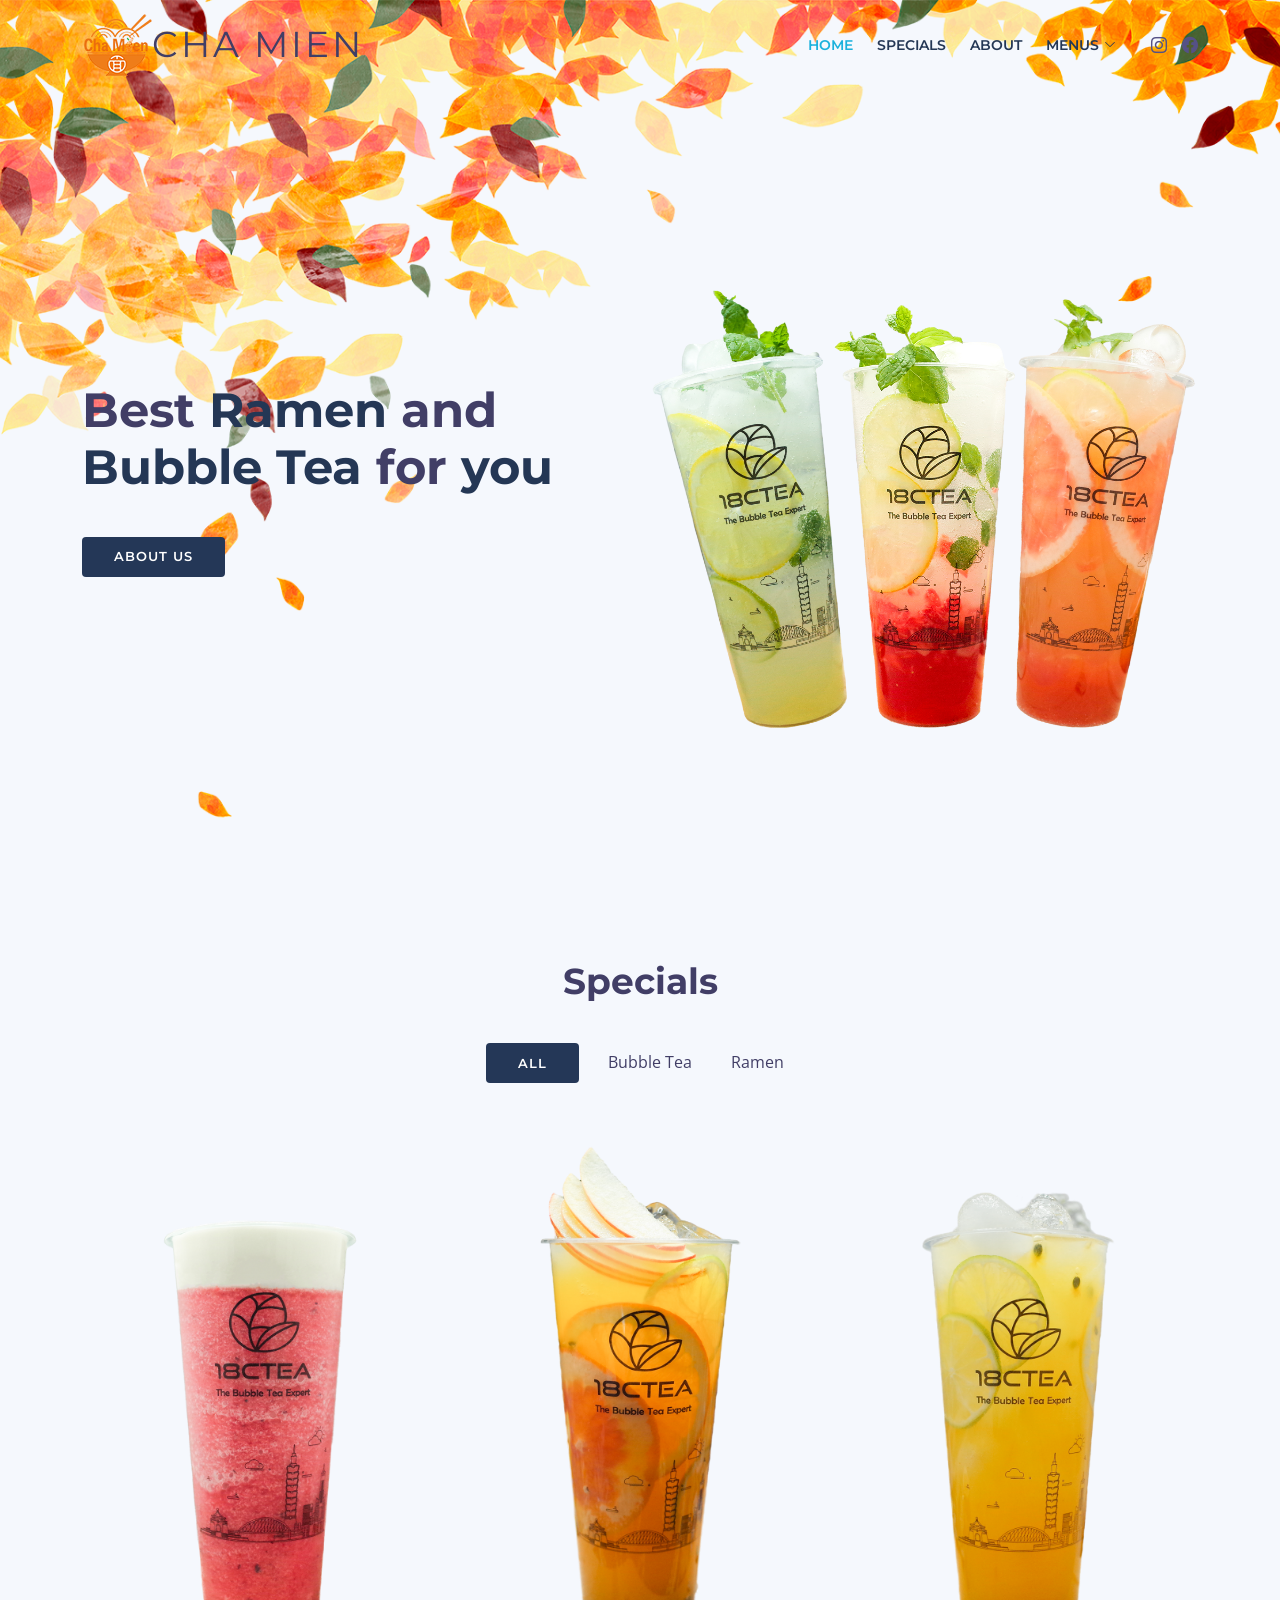
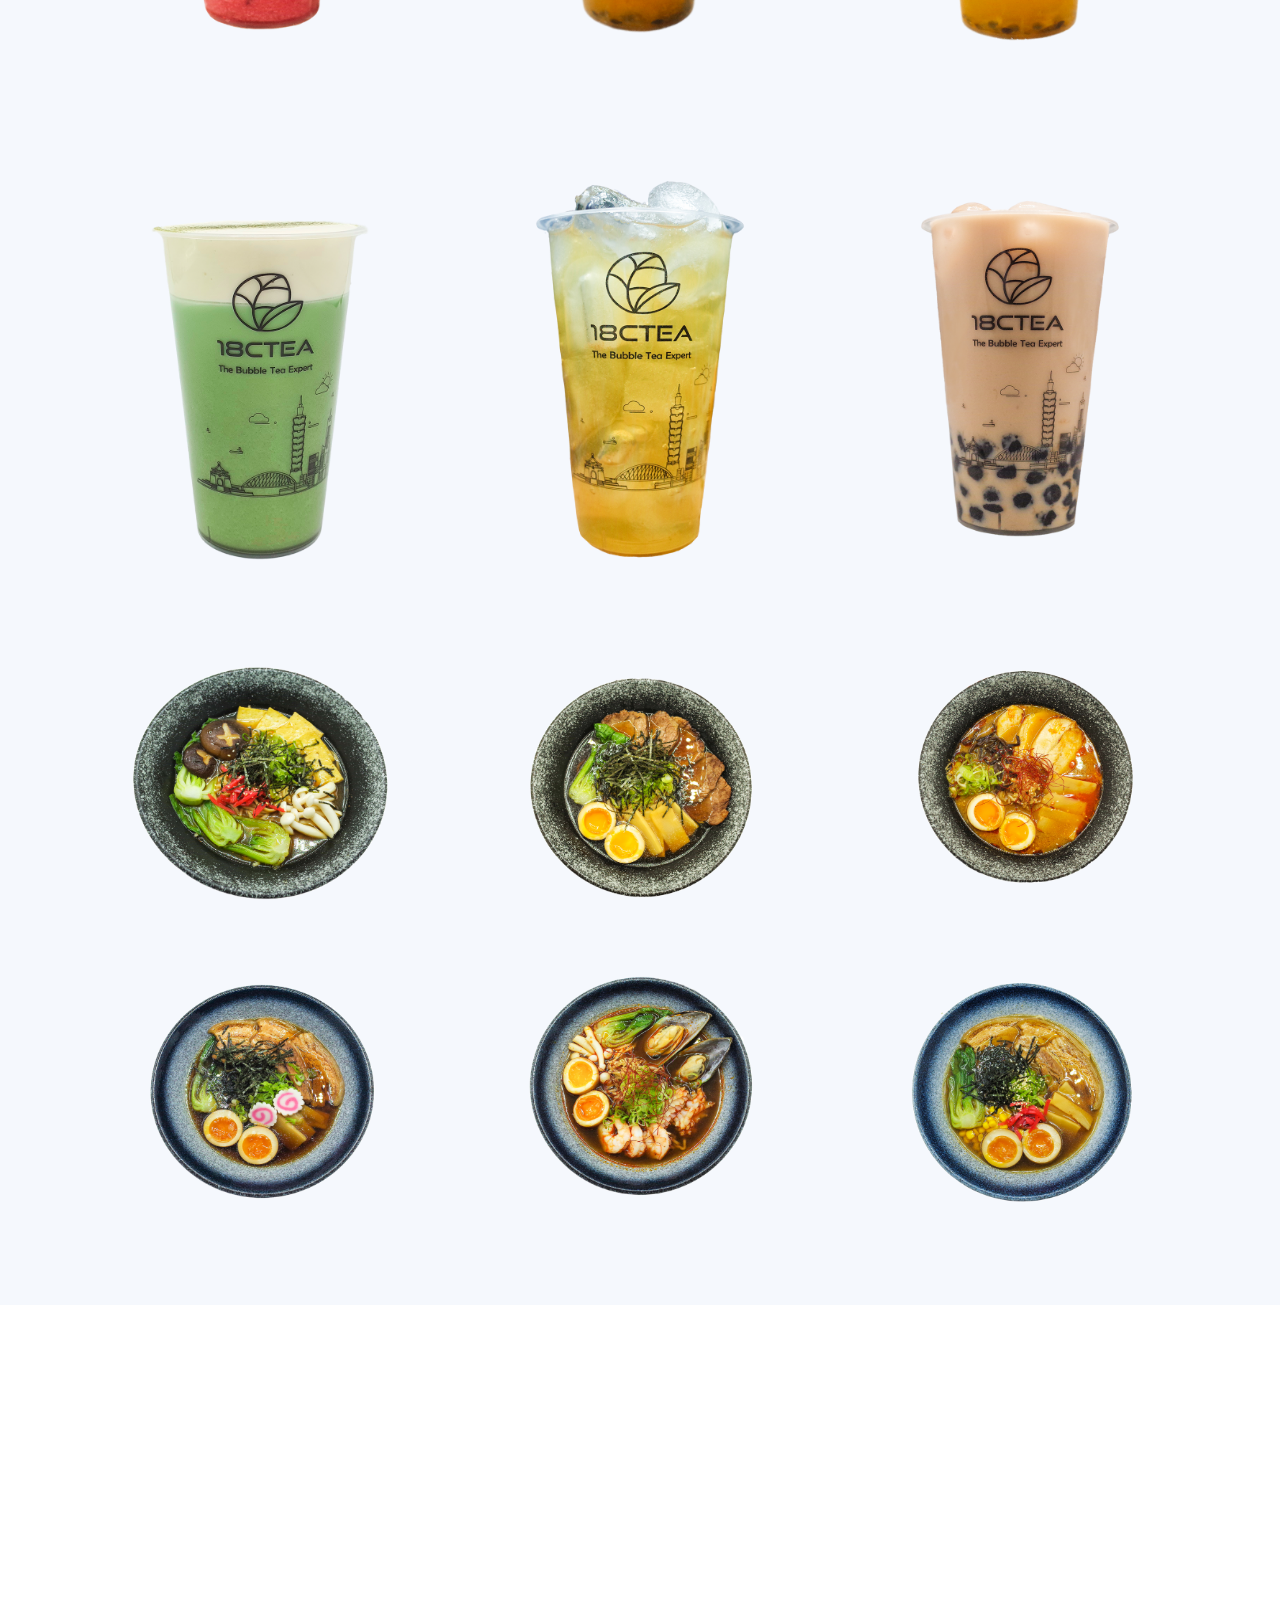
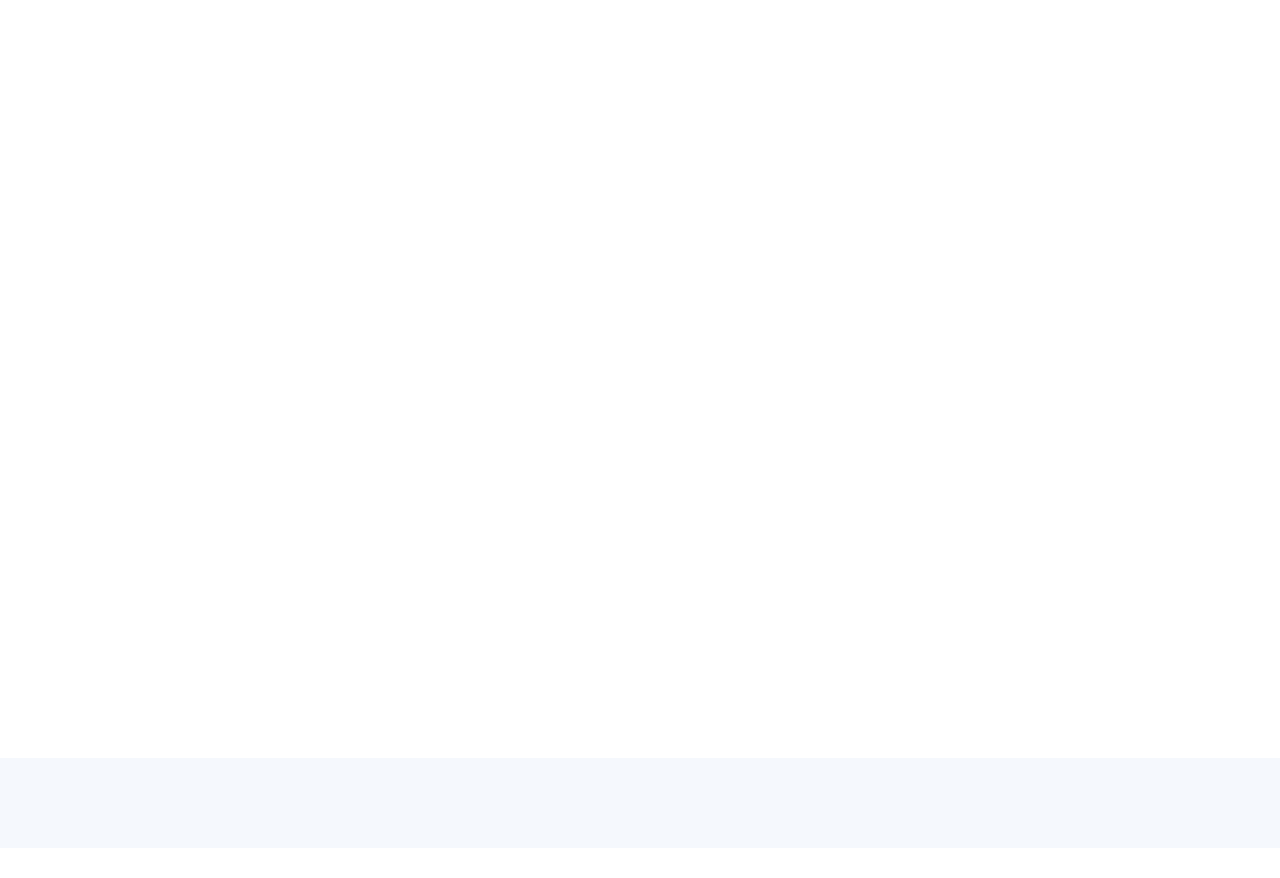
<file: index.html>
<!DOCTYPE html>
<html lang="en">

<head>
  <meta charset="utf-8">
  <meta content="width=device-width, initial-scale=1.0" name="viewport">

  <title>chamien_rt_tea- Index</title>
  <meta content="" name="description">
  <meta content="" name="keywords">

  <!-- Favicons -->
  <link rel="apple-touch-icon" sizes="180x180" href="assets/img/Links/apple-touch-icon.png">
  <link rel="icon" type="image/png" sizes="32x32" href="assets/img/Links/favicon-32x32.png">
  <link rel="icon" type="image/png" sizes="16x16" href="assets/img/Links/favicon-16x16.png">

  <!-- Google Fonts -->
  <link href="https://fonts.googleapis.com/css?family=Open+Sans:300,300i,400,400i,600,600i,700,700i|Montserrat:300,400,500,600,700" rel="stylesheet">

  <!-- Vendor CSS Files -->
  <link href="assets/vendor/aos/aos.css" rel="stylesheet">
  <link href="assets/vendor/bootstrap/css/bootstrap.min.css" rel="stylesheet">
  <link href="assets/vendor/bootstrap-icons/bootstrap-icons.css" rel="stylesheet">
  <link href="assets/vendor/glightbox/css/glightbox.min.css" rel="stylesheet">
  <link href="assets/vendor/swiper/swiper-bundle.min.css" rel="stylesheet">

  <!-- Template Main CSS File -->
  <link href="assets/css/style.css" rel="stylesheet">

  <!-- =======================================================
  * Template Name: Rapid - v4.3.0
  * Template URL: https://bootstrapmade.com/rapid-multipurpose-bootstrap-business-template/
  * Author: BootstrapMade.com
  * License: https://bootstrapmade.com/license/
  ======================================================== -->
</head>

<body>

  <!-- ======= Header ======= -->
  <header id="header" class="fixed-top d-flex align-items-center header-transparent">
    <div class="container d-flex align-items-center">
       <a href="index.html"><img src="assets/img/Links/logo.png" alt="" class="img-fluid"> 
      <h1 class="logo me-auto"><a href="index.html"> Cha Mien</a></h1>
      <!-- Uncomment below if you prefer to use an image logo -->
      <!-- <a href="index.html" class="logo me-auto"><img src="assets/img/logo.png" alt="" class="img-fluid"></a>-->

      <nav id="navbar" class="navbar order-last order-lg-0">
        <ul>
          <li><a class="nav-link scrollto active" href="#hero">Home</a></li>
		  <li><a class="nav-link scrollto " href="#portfolio">Specials</a></li>
          <li><a class="nav-link scrollto" href="#about">About</a></li>         
          <li class="dropdown"><a href="#"><span>Menus</span> <i class="bi bi-chevron-down"></i></a>
            <ul>
              <li><a href="assets/img/Links/meny.pdf" target="_blank">Regular Menu</a></li>
              <li><a href="assets/img/Links/meny.pdf" target="_blank">Lunch Menu</a></li>
            </ul>
          </li>
        </ul>
        <i class="bi bi-list mobile-nav-toggle"></i>
      </nav><!-- .navbar -->

      <div class="social-links">
       <!-- <a href= "#" class="twitter"><i class="bi bi-twitter"></i></a>
        <a href="#" class="facebook"><i class="bi bi-facebook"></i></a> -->
        <a href="" target="_blank" class="instagram"><i class="bi bi-instagram"></i></a>
        <a href="" target="_blank" class="instagram"><i class="bi bi-facebook"></i></a>
      </div>

    </div>
  </header><!-- End Header -->

  <!-- ======= Hero Section ======= -->
  <section id="hero" class="clearfix">
    <div class="container d-flex h-100">
      <div class="row justify-content-center align-self-center" data-aos="fade-up">
        <div class="col-lg-6 intro-info order-lg-first order-last" data-aos="zoom-in" data-aos-delay="100">
          <h2>Best<span> Ramen</span> and<br> <span>Bubble Tea</span> for <span>you</span></h2>
          <div>
            <a href="#about" target="_blank" class="btn-get-started scrollto">About US</a>
          </div>
        </div>

        <div class="col-lg-6 intro-img order-lg-last order-first" data-aos="zoom-out" data-aos-delay="200">
          <img src="assets/img/intro-pic.png" alt="" class="img-fluid">
        </div>
      </div>

    </div>
  </section><!-- End Hero -->

  <main id="main">

 
    <!-- ======= Portfolio Section ======= -->
    <section id="portfolio" class="portfolio section-bg">
      <div class="container" data-aos="fade-up">

        <header class="section-header">
          <h3 class="section-title">Specials</h3>
        </header>

        <div class="row" data-aos="fade-up" data-aos-delay="100">
          <div class="col-lg-12">
            <ul id="portfolio-flters">
              <li data-filter="*" class="filter-active">All</li>
              <li data-filter=".filter-app">Bubble Tea</li>
              <li data-filter=".filter-card">Ramen</li>
            </ul>
          </div>
        </div>

        <div class="row portfolio-container" data-aos="fade-up" data-aos-delay="200">

          <div class="col-lg-4 col-md-6 portfolio-item filter-app">
            <div class="portfolio-wrap">
              <img src="assets/img/Links/StrawberrySmoothie.png" class="img-fluid" alt="">
              <div class="portfolio-info">
                <h4><a >Strawberry Smoothie</a></h4><br>
				 <h4><a >70kr</a></h4>
                <div>
                  <a href="assets/img/Links/StrawberrySmoothie.png" data-gallery="portfolioGallery" class="link-preview portfolio-lightbox"><i class="bi bi-plus"></i></a> 
                </div>
              </div>
            </div>
          </div>

          <div class="col-lg-4 col-md-6 portfolio-item filter-app" data-wow-delay="0.1s">
            <div class="portfolio-wrap">
              <img src="assets/img/Links/SuperMix.png" class="img-fluid" alt="">
              <div class="portfolio-info">
                <h4><a >Super Mix</a></h4><br>
				 <h4><a >65kr</a></h4>
                <div>
                  <a href="assets/img/Links/SuperMix.png" class="link-preview portfolio-lightbox" data-gallery="portfolioGallery" <!--title="Web 3"-->><i class="bi bi-plus"></i></a>
                </div>
              </div>
            </div>
          </div>

          <div class="col-lg-4 col-md-6 portfolio-item filter-app" data-wow-delay="0.2s">
            <div class="portfolio-wrap">
              <img src="assets/img/Links/PassionfruitGreenTea.png" class="img-fluid" alt="">
              <div class="portfolio-info">
                <h4><a >Passionfruit GreenTea</a></h4><br>
				 <h4><a >60kr</a></h4>
                <div>
                  <a href="assets/img/Links/PassionfruitGreenTea.png" class="link-preview portfolio-lightbox" data-gallery="portfolioGallery"><i class="bi bi-plus"></i></a>
                </div>
              </div>
            </div>
          </div>

          <div class="col-lg-4 col-md-6 portfolio-item filter-app">
            <div class="portfolio-wrap">
              <img src="assets/img/Links/CheeseFoamMatcha.png" class="img-fluid" alt="">
              <div class="portfolio-info">
                 <h4><a >Cheese Foam Matcha Latte</a></h4><br>
				 <h4><a >58kr</a></h4>
                <div>
                  <a href="assets/img/Links/CheeseFoamMatcha.png" class="link-preview portfolio-lightbox" data-gallery="portfolioGallery"><i class="bi bi-plus"></i></a>
                </div>
              </div>
            </div>
          </div>

          <div class="col-lg-4 col-md-6 portfolio-item filter-app" data-wow-delay="0.1s">
            <div class="portfolio-wrap">
              <img src="assets/img/Links/H_MTea.png" class="img-fluid" alt="">
              <div class="portfolio-info">
                 <h4><a >High Mountain bubble Tea</a></h4><br>
				 <h4><a >54kr</a></h4>
                <div>
                  <a href="assets/img/Links/H_MTea.png" class="link-preview portfolio-lightbox" data-gallery="portfolioGallery"><i class="bi bi-plus"></i></a>
                </div>
              </div>
            </div>
          </div>

          <div class="col-lg-4 col-md-6 portfolio-item filter-app" data-wow-delay="0.2s">
            <div class="portfolio-wrap">
              <img src="assets/img/Links/BlackTeaBoba.png" class="img-fluid" alt="">
              <div class="portfolio-info">
                <h4><a >Classic Bubble Tea</a></h4><br>
				 <h4><a >50kr</a></h4>
                <div>
                  <a href="assets/img/Links/BlackTeaBoba.png" class="link-preview portfolio-lightbox" data-gallery="portfolioGallery"><i class="bi bi-plus"></i></a>

                </div>
              </div>
            </div>
          </div>

          <div class="col-lg-4 col-md-6 portfolio-item filter-card">
            <div class="portfolio-wrap">
              <img src="assets/img/Links/MisoVeg.png" class="img-fluid" alt="">
              <div class="portfolio-info">
               <h4><a >Miso Ramen Vegetarian</a></h4><br>
				 <h4><a >108kr</a></h4><br>
				 <p>shitake, tofu, mushroom, pakchoi, pickled red ginger, nori, spring onion</p>
                <div>
                  <a href="assets/img/Links/MisoVeg.png" class="link-preview portfolio-lightbox" data-gallery="portfolioGallery" title=""><i class="bi bi-plus"></i></a>
                </div>
              </div>
            </div>
          </div>

          <div class="col-lg-4 col-md-6 portfolio-item filter-card" data-wow-delay="0.1s">
            <div class="portfolio-wrap">
              <img src="assets/img/Links/ShoyuBeefTenderloin.png" class="img-fluid" alt="">
              <div class="portfolio-info">
                 <h4><a >Shoyu Ramen Beef Tenderloin</a></h4><br>
				 <h4><a >168kr</a></h4><br>
				 <p>menma, pakchoi, marinated egg, narutomaki, nori, spring onion</p>
                <div>
                  <a href="assets/img/Links/ShoyuBeefTenderloin.png" class="link-preview portfolio-lightbox" data-gallery="portfolioGallery"><i class="bi bi-plus"></i></a>
                </div>
              </div>
            </div>
          </div>

          <div class="col-lg-4 col-md-6 portfolio-item filter-card" data-wow-delay="0.2s">
            <div class="portfolio-wrap">
              <img src="assets/img/Links/SpicyMisoChicken.png" class="img-fluid" alt="">
              <div class="portfolio-info">
               <h4><a >Spicy Miso Ramen Chicken</a></h4><br>
				 <h4><a >145kr</a></h4><br>
				 <p>black fungus, menma, spicy bean sprout, marninated egg, spring onion, La-Yu</p>
                <div>
                  <a href="assets/img/Links/SpicyMisoChicken.png" class="link-preview portfolio-lightbox" data-gallery="portfolioGallery"><i class="bi bi-plus"></i></a>
                </div>
              </div>
            </div>
          </div>
      <div class="col-lg-4 col-md-6 portfolio-item filter-card">
            <div class="portfolio-wrap">
              <img src="assets/img/Links/ShoyuChashu.png" class="img-fluid" alt="">
              <div class="portfolio-info">
                <h4><a >Shoyu Ramen Chashu</a></h4><br>
				 <h4><a >138kr</a></h4><br>
				 <p>menma, pakchoi, marinated egg, narutomaki, nori, spring onion</p>
                <div>
                  <a href="assets/img/Links/ShoyuChashu.png" class="link-preview portfolio-lightbox" data-gallery="portfolioGallery"><i class="bi bi-plus"></i></a>
                </div>
              </div>
            </div>
          </div>

          <div class="col-lg-4 col-md-6 portfolio-item filter-card" data-wow-delay="0.1s">
            <div class="portfolio-wrap">
              <img src="assets/img/Links/SichuanSeafood.png" class="img-fluid" alt="">
              <div class="portfolio-info">
                <h4><a >Sichuan-Style Ramen Seafood</a></h4><br>
				 <h4><a >168kr</a></h4><br>
				 <p>mussel, shrimp, cuttlefish, mushroom, pakchoi, spicy bean sprout,marinated egg, spring onion</p>
                <div>
                  <a href="assets/img/Links/SichuanSeafood.png" class="link-preview portfolio-lightbox" data-gallery="portfolioGallery"><i class="bi bi-plus"></i></a>
                </div>
              </div>
            </div>
          </div>

          <div class="col-lg-4 col-md-6 portfolio-item filter-card" data-wow-delay="0.2s">
            <div class="portfolio-wrap">
              <img src="assets/img/Links/MisoChashu.png" class="img-fluid" alt="">
              <div class="portfolio-info">
                <h4><a >Miso Ramen Chashu</a></h4><br>
				 <h4><a >138kr</a></h4><br>
				 <p>corn, menma, pakchoi, pickled red ginger, marinated egg, nori, spring onion</p>
                <div>
                  <a href="assets/img/Links/MisoChashu.png" class="link-preview portfolio-lightbox" data-gallery="portfolioGallery"><i class="bi bi-plus"></i></a>
                </div>
              </div>
            </div>
          </div>
        </div>

      </div>
    </section><!-- End Portfolio Section -->
	
	
     <!-- ======= About Section ======= -->
    <section id="about" class="about">

      <div class="container" data-aos="fade-up">
        <div class="row">

          <div class="col-lg-5 col-md-6">
            <div class="about-img" data-aos="fade-right" data-aos-delay="100">
              <img src="assets/img/Links/DimSum.jpg" alt="">
            </div>
          </div>

          <div class="col-lg-7 col-md-6">
            <div class="about-content" data-aos="fade-left" data-aos-delay="100">
              <h2>About Us</h2>
              <h3></h3>
              <p>Ullamco laboris nisi ut aliquip ex ea commodo consequat. Duis aute irure dolor in reprehenderit in voluptate trideta storacalaperda mastiro dolore eu fugiat nulla pariatur dim sum!.
                Ullamco laboris nisi ut aliquip ex ea commodo consequat. Duis aute irure dolor in reprehenderit in voluptate trideta storacalaperda mastiro dolore eu fugiat nulla pariatur
              </p>
              <ul>
                <li><i class="bi bi-check-circle"></i> Ullamco laboris nisi ut aliquip ex ea commodo consequat.</li>
                <li><i class="bi bi-check-circle"></i> Duis aute irure dolor in reprehenderit in voluptate velit.</li>
                <li><i class="bi bi-check-circle"></i> Ullamco laboris nisi ut aliquip ex ea commodo consequat. Duis aute irure dolor in reprehenderit in voluptate trideta storacalaperda mastiro dolore eu fugiat nulla pariatur.</li>
              </ul>
            </div>
          </div>
        </div>
      </div>

    </section><!-- End About Section -->
    

    <!-- ======= F.A.Q Section ======= -->
    <section id="faq" class="faq">
      <div class="container" data-aos="fade-up">
        <header class="section-header">
          <h3>Frequently Asked Questions</h3>
          <p>Here are some of the questions that the customers ask </p>
        </header>

        <ul class="faq-list" data-aso="fade-up" data-aos-delay="100">

          <li>
            <div data-bs-toggle="collapse" class="collapsed question" href="#faq1">Non consectetur a erat nam at lectus urna duis? <i class="bi bi-chevron-down icon-show"></i><i class="bi bi-chevron-up icon-close"></i></div>
            <div id="faq1" class="collapse" data-bs-parent=".faq-list">
              <p>
                Feugiat pretium nibh ipsum consequat. Tempus iaculis urna id volutpat lacus laoreet non curabitur gravida. Venenatis lectus magna fringilla urna porttitor rhoncus dolor purus non.
              </p>
            </div>
          </li>

          <li>
            <div data-bs-toggle="collapse" href="#faq2" class="collapsed question">Feugiat scelerisque varius morbi enim nunc faucibus a pellentesque? <i class="bi bi-chevron-down icon-show"></i><i class="bi bi-chevron-up icon-close"></i></div>
            <div id="faq2" class="collapse" data-bs-parent=".faq-list">
              <p>
                Dolor sit amet consectetur adipiscing elit pellentesque habitant morbi. Id interdum velit laoreet id donec ultrices. Fringilla phasellus faucibus scelerisque eleifend donec pretium. Est pellentesque elit ullamcorper dignissim. Mauris ultrices eros in cursus turpis massa tincidunt dui.
              </p>
            </div>
          </li>

          <li>
            <div data-bs-toggle="collapse" href="#faq3" class="collapsed question">Dolor sit amet consectetur adipiscing elit pellentesque habitant morbi? <i class="bi bi-chevron-down icon-show"></i><i class="bi bi-chevron-up icon-close"></i></div>
            <div id="faq3" class="collapse" data-bs-parent=".faq-list">
              <p>
                Eleifend mi in nulla posuere sollicitudin aliquam ultrices sagittis orci. Faucibus pulvinar elementum integer enim. Sem nulla pharetra diam sit amet nisl suscipit. Rutrum tellus pellentesque eu tincidunt. Lectus urna duis convallis convallis tellus. Urna molestie at elementum eu facilisis sed odio morbi quis
              </p>
            </div>
          </li>
        </ul>

      </div>
    </section><!-- End F.A.Q Section -->

  </main><!-- End #main -->

  <!-- ======= Footer ======= -->
  <footer id="footer" class="section-bg">
    <div class="footer-top">
      <div class="container">

        <div class="row">

          <div class="col-lg-6">

            <div class="row">

              

          </div>

        

            </div>

          </div>

        </div>

      </div>


    
  </footer><!-- End  Footer -->

  <a href="#" class="back-to-top d-flex align-items-center justify-content-center"><i class="bi bi-arrow-up-short"></i></a>

  <!-- Vendor JS Files -->
  <script src="assets/vendor/aos/aos.js"></script>
  <script src="assets/vendor/bootstrap/js/bootstrap.bundle.min.js"></script>
  <script src="assets/vendor/glightbox/js/glightbox.min.js"></script>
  <script src="assets/vendor/isotope-layout/isotope.pkgd.min.js"></script>
  <script src="assets/vendor/php-email-form/validate.js"></script>
  <script src="assets/vendor/purecounter/purecounter.js"></script>
  <script src="assets/vendor/swiper/swiper-bundle.min.js"></script>

  <!-- Template Main JS File -->
  <script src="assets/js/main.js"></script>

</body>
 <!-- <a href='https://www.freepik.com/vectors/background'>Background vector created by pikisuperstar - www.freepik.com</a> -->
</html>
</file>
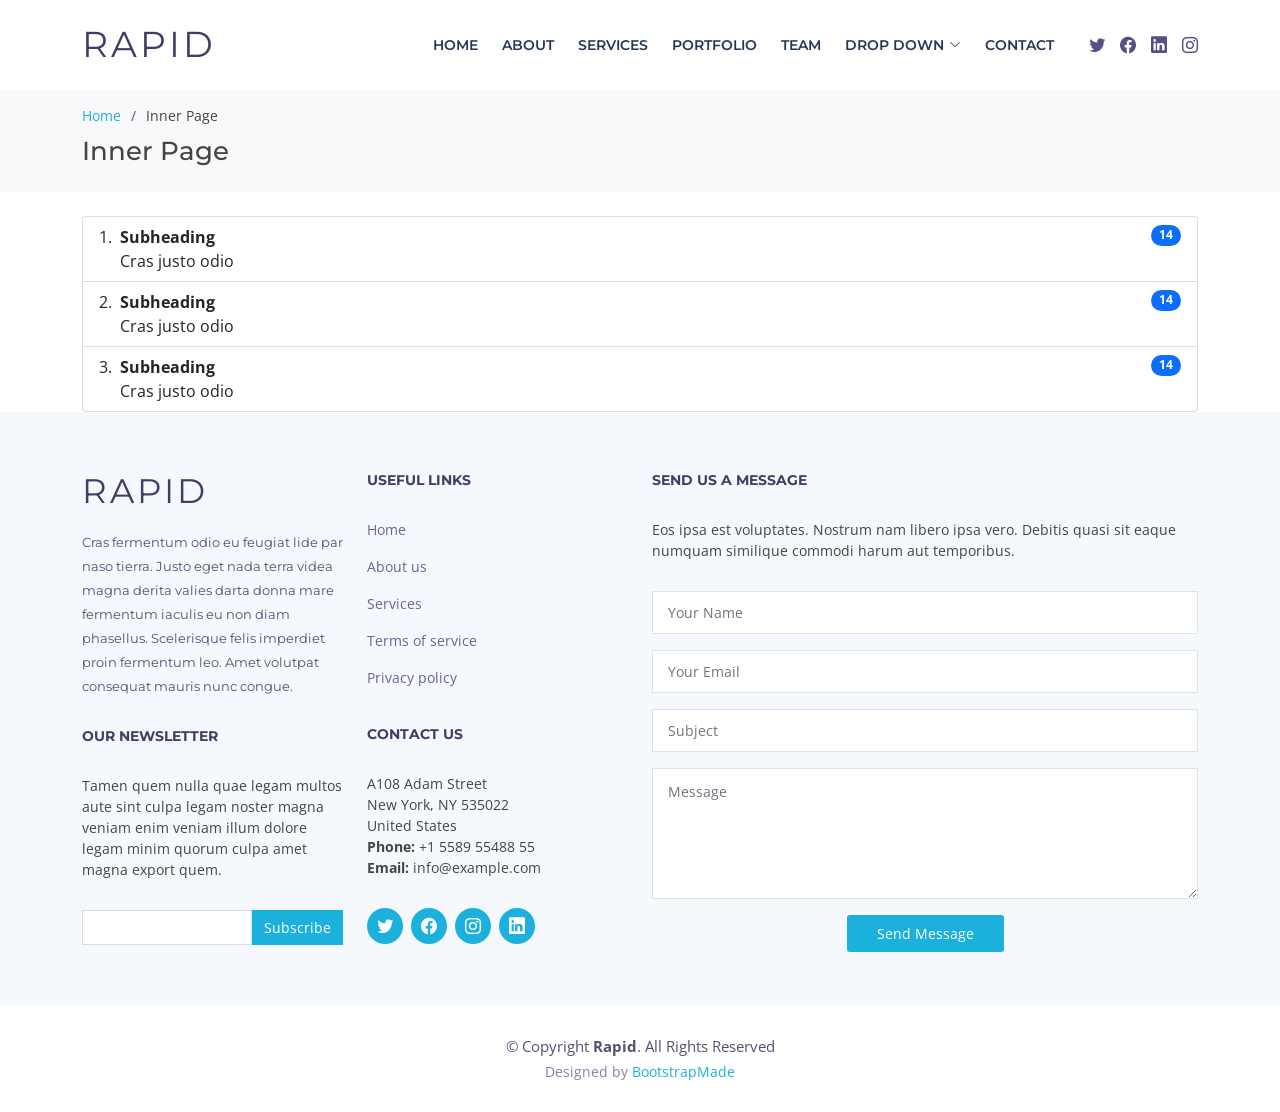
<file: inner-page.html>
<!DOCTYPE html>
<html lang="en">

<head>
  <meta charset="utf-8">
  <meta content="width=device-width, initial-scale=1.0" name="viewport">

  <title>Inner Page - Rapid Bootstrap Template</title>
  <meta content="" name="description">
  <meta content="" name="keywords">

  <!-- Favicons -->
  <link href="assets/img/favicon.png" rel="icon">
  <link href="assets/img/apple-touch-icon.png" rel="apple-touch-icon">

  <!-- Google Fonts -->
  <link href="https://fonts.googleapis.com/css?family=Open+Sans:300,300i,400,400i,600,600i,700,700i|Montserrat:300,400,500,600,700" rel="stylesheet">

  <!-- Vendor CSS Files -->
  <link href="assets/vendor/aos/aos.css" rel="stylesheet">
  <link href="assets/vendor/bootstrap/css/bootstrap.min.css" rel="stylesheet">
  <link href="assets/vendor/bootstrap-icons/bootstrap-icons.css" rel="stylesheet">
  <link href="assets/vendor/glightbox/css/glightbox.min.css" rel="stylesheet">
  <link href="assets/vendor/swiper/swiper-bundle.min.css" rel="stylesheet">

  <!-- Template Main CSS File -->
  <link href="assets/css/style.css" rel="stylesheet">

  <!-- =======================================================
  * Template Name: Rapid - v4.3.0
  * Template URL: https://bootstrapmade.com/rapid-multipurpose-bootstrap-business-template/
  * Author: BootstrapMade.com
  * License: https://bootstrapmade.com/license/
  ======================================================== -->
</head>

<body>

  <!-- ======= Header ======= -->
  <header id="header" class="fixed-top d-flex align-items-center ">
    <div class="container d-flex align-items-center">

      <h1 class="logo me-auto"><a href="index.html">Rapid</a></h1>
      <!-- Uncomment below if you prefer to use an image logo -->
      <!-- <a href="index.html" class="logo me-auto"><img src="assets/img/logo.png" alt="" class="img-fluid"></a>-->

      <nav id="navbar" class="navbar order-last order-lg-0">
        <ul>
          <li><a class="nav-link scrollto " href="#hero">Home</a></li>
          <li><a class="nav-link scrollto" href="#about">About</a></li>
          <li><a class="nav-link scrollto" href="#services">Services</a></li>
          <li><a class="nav-link scrollto " href="#portfolio">Portfolio</a></li>
          <li><a class="nav-link scrollto" href="#team">Team</a></li>
          <li class="dropdown"><a href="#"><span>Drop Down</span> <i class="bi bi-chevron-down"></i></a>
            <ul>
              <li><a href="#">Drop Down 1</a></li>
              <li class="dropdown"><a href="#"><span>Deep Drop Down</span> <i class="bi bi-chevron-right"></i></a>
                <ul>
                  <li><a href="#">Deep Drop Down 1</a></li>
                  <li><a href="#">Deep Drop Down 2</a></li>
                  <li><a href="#">Deep Drop Down 3</a></li>
                  <li><a href="#">Deep Drop Down 4</a></li>
                  <li><a href="#">Deep Drop Down 5</a></li>
                </ul>
              </li>
              <li><a href="#">Drop Down 2</a></li>
              <li><a href="#">Drop Down 3</a></li>
              <li><a href="#">Drop Down 4</a></li>
            </ul>
          </li>
          <li><a class="nav-link scrollto" href="#footer">Contact</a></li>
        </ul>
        <i class="bi bi-list mobile-nav-toggle"></i>
      </nav><!-- .navbar -->

      <div class="social-links">
        <a href="#" class="twitter"><i class="bi bi-twitter"></i></a>
        <a href="#" class="facebook"><i class="bi bi-facebook"></i></a>
        <a href="#" class="linkedin"><i class="bi bi-linkedin"></i></a>
        <a href="#" class="instagram"><i class="bi bi-instagram"></i></a>
      </div>

    </div>
  </header><!-- End Header -->

  <main id="main">

    <!-- ======= Breadcrumbs ======= -->
    <section id="breadcrumbs" class="breadcrumbs">
      <div class="container">

        <ol>
          <li><a href="index.html">Home</a></li>
          <li>Inner Page</li>
        </ol>
        <h2>Inner Page</h2>

      </div>
    </section><!-- End Breadcrumbs -->

    <section class="inner-page pt-4">
      <div class="container">
        <ol class="list-group list-group-numbered">
  <li class="list-group-item d-flex justify-content-between align-items-start">
    <div class="ms-2 me-auto">
      <div class="fw-bold">Subheading</div>
      Cras justo odio
    </div>
    <span class="badge bg-primary rounded-pill">14</span>
  </li>
  <li class="list-group-item d-flex justify-content-between align-items-start">
    <div class="ms-2 me-auto">
      <div class="fw-bold">Subheading</div>
      Cras justo odio
    </div>
    <span class="badge bg-primary rounded-pill">14</span>
  </li>
  <li class="list-group-item d-flex justify-content-between align-items-start">
    <div class="ms-2 me-auto">
      <div class="fw-bold">Subheading</div>
      Cras justo odio
    </div>
    <span class="badge bg-primary rounded-pill">14</span>
  </li>
</ol>
      </div>
    </section>

  </main><!-- End #main -->

  <!-- ======= Footer ======= -->
  <footer id="footer" class="section-bg">
    <div class="footer-top">
      <div class="container">

        <div class="row">

          <div class="col-lg-6">

            <div class="row">

              <div class="col-sm-6">

                <div class="footer-info">
                  <h3>Rapid</h3>
                  <p>Cras fermentum odio eu feugiat lide par naso tierra. Justo eget nada terra videa magna derita valies darta donna mare fermentum iaculis eu non diam phasellus. Scelerisque felis imperdiet proin fermentum leo. Amet volutpat consequat mauris nunc congue.</p>
                </div>

                <div class="footer-newsletter">
                  <h4>Our Newsletter</h4>
                  <p>Tamen quem nulla quae legam multos aute sint culpa legam noster magna veniam enim veniam illum dolore legam minim quorum culpa amet magna export quem.</p>
                  <form action="" method="post">
                    <input type="email" name="email"><input type="submit" value="Subscribe">
                  </form>
                </div>

              </div>

              <div class="col-sm-6">
                <div class="footer-links">
                  <h4>Useful Links</h4>
                  <ul>
                    <li><a href="#">Home</a></li>
                    <li><a href="#about">About us</a></li>
                    <li><a href="#">Services</a></li>
                    <li><a href="#">Terms of service</a></li>
                    <li><a href="#">Privacy policy</a></li>
                  </ul>
                </div>

                <div class="footer-links">
                  <h4>Contact Us</h4>
                  <p>
                    A108 Adam Street <br>
                    New York, NY 535022<br>
                    United States <br>
                    <strong>Phone:</strong> +1 5589 55488 55<br>
                    <strong>Email:</strong> info@example.com<br>
                  </p>
                </div>

                <div class="social-links">
                  <a href="#" class="twitter"><i class="bi bi-twitter"></i></a>
                  <a href="#" class="facebook"><i class="bi bi-facebook"></i></a>
                  <a href="#" class="instagram"><i class="bi bi-instagram"></i></a>
                  <a href="#" class="linkedin"><i class="bi bi-linkedin"></i></a>
                </div>

              </div>

            </div>

          </div>

          <div class="col-lg-6">

            <div class="form">

              <h4>Send us a message</h4>
              <p>Eos ipsa est voluptates. Nostrum nam libero ipsa vero. Debitis quasi sit eaque numquam similique commodi harum aut temporibus.</p>

              <form action="forms/contact.php" method="post" role="form" class="php-email-form">
                <div class="form-group">
                  <input type="text" name="name" class="form-control" id="name" placeholder="Your Name" required>
                </div>
                <div class="form-group mt-3">
                  <input type="email" class="form-control" name="email" id="email" placeholder="Your Email" required>
                </div>
                <div class="form-group mt-3">
                  <input type="text" class="form-control" name="subject" id="subject" placeholder="Subject" required>
                </div>
                <div class="form-group mt-3">
                  <textarea class="form-control" name="message" rows="5" placeholder="Message" required></textarea>
                </div>

                <div class="my-3">
                  <div class="loading">Loading</div>
                  <div class="error-message"></div>
                  <div class="sent-message">Your message has been sent. Thank you!</div>
                </div>

                <div class="text-center"><button type="submit" title="Send Message">Send Message</button></div>
              </form>

            </div>

          </div>

        </div>

      </div>
    </div>

    <div class="container">
      <div class="copyright">
        &copy; Copyright <strong>Rapid</strong>. All Rights Reserved
      </div>
      <div class="credits">
        <!--
        All the links in the footer should remain intact.
        You can delete the links only if you purchased the pro version.
        Licensing information: https://bootstrapmade.com/license/
        Purchase the pro version with working PHP/AJAX contact form: https://bootstrapmade.com/buy/?theme=Rapid
      -->
        Designed by <a href="https://bootstrapmade.com/">BootstrapMade</a>
      </div>
    </div>
  </footer><!-- End  Footer -->

  <a href="#" class="back-to-top d-flex align-items-center justify-content-center"><i class="bi bi-arrow-up-short"></i></a>

  <!-- Vendor JS Files -->
  <script src="assets/vendor/aos/aos.js"></script>
  <script src="assets/vendor/bootstrap/js/bootstrap.bundle.min.js"></script>
  <script src="assets/vendor/glightbox/js/glightbox.min.js"></script>
  <script src="assets/vendor/isotope-layout/isotope.pkgd.min.js"></script>
  <script src="assets/vendor/php-email-form/validate.js"></script>
  <script src="assets/vendor/purecounter/purecounter.js"></script>
  <script src="assets/vendor/swiper/swiper-bundle.min.js"></script>

  <!-- Template Main JS File -->
  <script src="assets/js/main.js"></script>

</body>

</html>
</file>
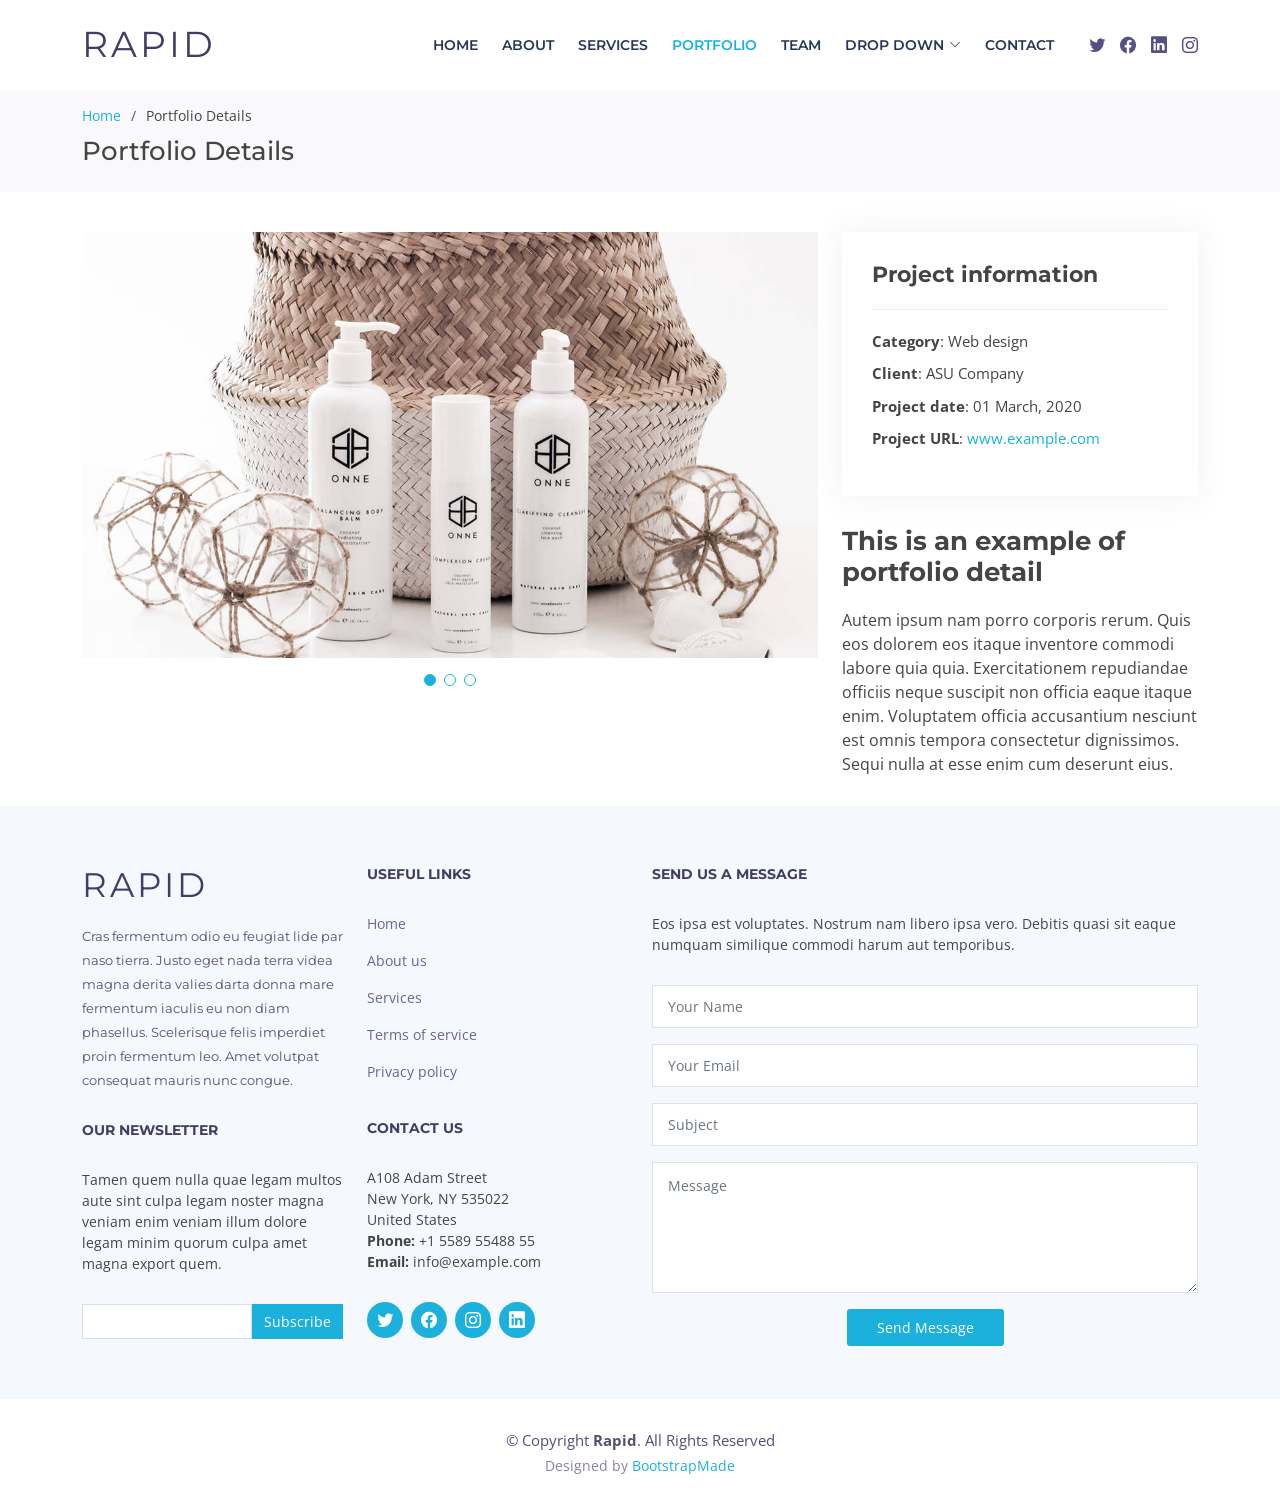
<file: portfolio-details.html>
<!DOCTYPE html>
<html lang="en">

<head>
  <meta charset="utf-8">
  <meta content="width=device-width, initial-scale=1.0" name="viewport">

  <title>Portfolio Details - Rapid Bootstrap Template</title>
  <meta content="" name="description">
  <meta content="" name="keywords">

  <!-- Favicons -->
  <link href="assets/img/favicon.png" rel="icon">
  <link href="assets/img/apple-touch-icon.png" rel="apple-touch-icon">

  <!-- Google Fonts -->
  <link href="https://fonts.googleapis.com/css?family=Open+Sans:300,300i,400,400i,600,600i,700,700i|Montserrat:300,400,500,600,700" rel="stylesheet">

  <!-- Vendor CSS Files -->
  <link href="assets/vendor/aos/aos.css" rel="stylesheet">
  <link href="assets/vendor/bootstrap/css/bootstrap.min.css" rel="stylesheet">
  <link href="assets/vendor/bootstrap-icons/bootstrap-icons.css" rel="stylesheet">
  <link href="assets/vendor/glightbox/css/glightbox.min.css" rel="stylesheet">
  <link href="assets/vendor/swiper/swiper-bundle.min.css" rel="stylesheet">

  <!-- Template Main CSS File -->
  <link href="assets/css/style.css" rel="stylesheet">

  <!-- =======================================================
  * Template Name: Rapid - v4.3.0
  * Template URL: https://bootstrapmade.com/rapid-multipurpose-bootstrap-business-template/
  * Author: BootstrapMade.com
  * License: https://bootstrapmade.com/license/
  ======================================================== -->
</head>

<body>

  <!-- ======= Header ======= -->
  <header id="header" class="fixed-top d-flex align-items-center ">
    <div class="container d-flex align-items-center">

      <h1 class="logo me-auto"><a href="index.html">Rapid</a></h1>
      <!-- Uncomment below if you prefer to use an image logo -->
      <!-- <a href="index.html" class="logo me-auto"><img src="assets/img/logo.png" alt="" class="img-fluid"></a>-->

      <nav id="navbar" class="navbar order-last order-lg-0">
        <ul>
          <li><a class="nav-link scrollto " href="#hero">Home</a></li>
          <li><a class="nav-link scrollto" href="#about">About</a></li>
          <li><a class="nav-link scrollto" href="#services">Services</a></li>
          <li><a class="nav-link scrollto active" href="#portfolio">Portfolio</a></li>
          <li><a class="nav-link scrollto" href="#team">Team</a></li>
          <li class="dropdown"><a href="#"><span>Drop Down</span> <i class="bi bi-chevron-down"></i></a>
            <ul>
              <li><a href="#">Drop Down 1</a></li>
              <li class="dropdown"><a href="#"><span>Deep Drop Down</span> <i class="bi bi-chevron-right"></i></a>
                <ul>
                  <li><a href="#">Deep Drop Down 1</a></li>
                  <li><a href="#">Deep Drop Down 2</a></li>
                  <li><a href="#">Deep Drop Down 3</a></li>
                  <li><a href="#">Deep Drop Down 4</a></li>
                  <li><a href="#">Deep Drop Down 5</a></li>
                </ul>
              </li>
              <li><a href="#">Drop Down 2</a></li>
              <li><a href="#">Drop Down 3</a></li>
              <li><a href="#">Drop Down 4</a></li>
            </ul>
          </li>
          <li><a class="nav-link scrollto" href="#footer">Contact</a></li>
        </ul>
        <i class="bi bi-list mobile-nav-toggle"></i>
      </nav><!-- .navbar -->

      <div class="social-links">
        <a href="#" class="twitter"><i class="bi bi-twitter"></i></a>
        <a href="#" class="facebook"><i class="bi bi-facebook"></i></a>
        <a href="#" class="linkedin"><i class="bi bi-linkedin"></i></a>
        <a href="#" class="instagram"><i class="bi bi-instagram"></i></a>
      </div>

    </div>
  </header><!-- End Header -->

  <main id="main">

    <!-- ======= Breadcrumbs ======= -->
    <section id="breadcrumbs" class="breadcrumbs">
      <div class="container">

        <ol>
          <li><a href="index.html">Home</a></li>
          <li>Portfolio Details</li>
        </ol>
        <h2>Portfolio Details</h2>

      </div>
    </section><!-- End Breadcrumbs -->

    <!-- ======= Portfolio Details Section ======= -->
    <section id="portfolio-details" class="portfolio-details">
      <div class="container">

        <div class="row gy-4">

          <div class="col-lg-8">
            <div class="portfolio-details-slider swiper-container">
              <div class="swiper-wrapper align-items-center">

                <div class="swiper-slide">
                  <img src="assets/img/portfolio/portfolio-details-1.jpg" alt="">
                </div>

                <div class="swiper-slide">
                  <img src="assets/img/portfolio/portfolio-details-2.jpg" alt="">
                </div>

                <div class="swiper-slide">
                  <img src="assets/img/portfolio/portfolio-details-3.jpg" alt="">
                </div>

              </div>
              <div class="swiper-pagination"></div>
            </div>
          </div>

          <div class="col-lg-4">
            <div class="portfolio-info">
              <h3>Project information</h3>
              <ul>
                <li><strong>Category</strong>: Web design</li>
                <li><strong>Client</strong>: ASU Company</li>
                <li><strong>Project date</strong>: 01 March, 2020</li>
                <li><strong>Project URL</strong>: <a href="#">www.example.com</a></li>
              </ul>
            </div>
            <div class="portfolio-description">
              <h2>This is an example of portfolio detail</h2>
              <p>
                Autem ipsum nam porro corporis rerum. Quis eos dolorem eos itaque inventore commodi labore quia quia. Exercitationem repudiandae officiis neque suscipit non officia eaque itaque enim. Voluptatem officia accusantium nesciunt est omnis tempora consectetur dignissimos. Sequi nulla at esse enim cum deserunt eius.
              </p>
            </div>
          </div>

        </div>

      </div>
    </section><!-- End Portfolio Details Section -->

  </main><!-- End #main -->

  <!-- ======= Footer ======= -->
  <footer id="footer" class="section-bg">
    <div class="footer-top">
      <div class="container">

        <div class="row">

          <div class="col-lg-6">

            <div class="row">

              <div class="col-sm-6">

                <div class="footer-info">
                  <h3>Rapid</h3>
                  <p>Cras fermentum odio eu feugiat lide par naso tierra. Justo eget nada terra videa magna derita valies darta donna mare fermentum iaculis eu non diam phasellus. Scelerisque felis imperdiet proin fermentum leo. Amet volutpat consequat mauris nunc congue.</p>
                </div>

                <div class="footer-newsletter">
                  <h4>Our Newsletter</h4>
                  <p>Tamen quem nulla quae legam multos aute sint culpa legam noster magna veniam enim veniam illum dolore legam minim quorum culpa amet magna export quem.</p>
                  <form action="" method="post">
                    <input type="email" name="email"><input type="submit" value="Subscribe">
                  </form>
                </div>

              </div>

              <div class="col-sm-6">
                <div class="footer-links">
                  <h4>Useful Links</h4>
                  <ul>
                    <li><a href="#">Home</a></li>
                    <li><a href="#about">About us</a></li>
                    <li><a href="#">Services</a></li>
                    <li><a href="#">Terms of service</a></li>
                    <li><a href="#">Privacy policy</a></li>
                  </ul>
                </div>

                <div class="footer-links">
                  <h4>Contact Us</h4>
                  <p>
                    A108 Adam Street <br>
                    New York, NY 535022<br>
                    United States <br>
                    <strong>Phone:</strong> +1 5589 55488 55<br>
                    <strong>Email:</strong> info@example.com<br>
                  </p>
                </div>

                <div class="social-links">
                  <a href="#" class="twitter"><i class="bi bi-twitter"></i></a>
                  <a href="#" class="facebook"><i class="bi bi-facebook"></i></a>
                  <a href="#" class="instagram"><i class="bi bi-instagram"></i></a>
                  <a href="#" class="linkedin"><i class="bi bi-linkedin"></i></a>
                </div>

              </div>

            </div>

          </div>

          <div class="col-lg-6">

            <div class="form">

              <h4>Send us a message</h4>
              <p>Eos ipsa est voluptates. Nostrum nam libero ipsa vero. Debitis quasi sit eaque numquam similique commodi harum aut temporibus.</p>

              <form action="forms/contact.php" method="post" role="form" class="php-email-form">
                <div class="form-group">
                  <input type="text" name="name" class="form-control" id="name" placeholder="Your Name" required>
                </div>
                <div class="form-group mt-3">
                  <input type="email" class="form-control" name="email" id="email" placeholder="Your Email" required>
                </div>
                <div class="form-group mt-3">
                  <input type="text" class="form-control" name="subject" id="subject" placeholder="Subject" required>
                </div>
                <div class="form-group mt-3">
                  <textarea class="form-control" name="message" rows="5" placeholder="Message" required></textarea>
                </div>

                <div class="my-3">
                  <div class="loading">Loading</div>
                  <div class="error-message"></div>
                  <div class="sent-message">Your message has been sent. Thank you!</div>
                </div>

                <div class="text-center"><button type="submit" title="Send Message">Send Message</button></div>
              </form>

            </div>

          </div>

        </div>

      </div>
    </div>

    <div class="container">
      <div class="copyright">
        &copy; Copyright <strong>Rapid</strong>. All Rights Reserved
      </div>
      <div class="credits">
        <!--
        All the links in the footer should remain intact.
        You can delete the links only if you purchased the pro version.
        Licensing information: https://bootstrapmade.com/license/
        Purchase the pro version with working PHP/AJAX contact form: https://bootstrapmade.com/buy/?theme=Rapid
      -->
        Designed by <a href="https://bootstrapmade.com/">BootstrapMade</a>
      </div>
    </div>
  </footer><!-- End  Footer -->

  <a href="#" class="back-to-top d-flex align-items-center justify-content-center"><i class="bi bi-arrow-up-short"></i></a>

  <!-- Vendor JS Files -->
  <script src="assets/vendor/aos/aos.js"></script>
  <script src="assets/vendor/bootstrap/js/bootstrap.bundle.min.js"></script>
  <script src="assets/vendor/glightbox/js/glightbox.min.js"></script>
  <script src="assets/vendor/isotope-layout/isotope.pkgd.min.js"></script>
  <script src="assets/vendor/php-email-form/validate.js"></script>
  <script src="assets/vendor/purecounter/purecounter.js"></script>
  <script src="assets/vendor/swiper/swiper-bundle.min.js"></script>

  <!-- Template Main JS File -->
  <script src="assets/js/main.js"></script>

</body>

</html>
</file>
<file: assets/css/style.css>
/**
* Template Name: Rapid - v4.3.0
* Template URL: https://bootstrapmade.com/rapid-multipurpose-bootstrap-business-template/
* Author: BootstrapMade.com
* License: https://bootstrapmade.com/license/
*/

/*--------------------------------------------------------------
# General
--------------------------------------------------------------*/
body {
  background: #fff;
  color: #444;
  font-family: "Open Sans", sans-serif;
}

a {
  color: #1bb1dc;
  text-decoration: none;
  transition: 0.5s;
}

a:hover, a:active, a:focus {
  color: #0a98c0;
  outline: none;
  text-decoration: none;
}

p {
  padding: 0;
  margin: 0 0 30px 0;
}

h1, h2, h3, h4, h5, h6 {
  font-family: "Montserrat", sans-serif;
  font-weight: 400;
  margin: 0 0 20px 0;
  padding: 0;
}

/*--------------------------------------------------------------
# Back to top button
--------------------------------------------------------------*/
.back-to-top {
  position: fixed;
  visibility: hidden;
  opacity: 0;
  right: 15px;
  bottom: 15px;
  z-index: 996;
  background: #243757;
  width: 40px;
  height: 40px;
  border-radius: 50px;
  transition: all 0.4s;
}

.back-to-top i {
  font-size: 28px;
  color: #fff;
  line-height: 0;
}

.back-to-top:hover {
  background: #39c0e7;
  color: #fff;
}

.back-to-top.active {
  visibility: visible;
  opacity: 1;
}

/*--------------------------------------------------------------
# Disable aos animation delay on mobile devices
--------------------------------------------------------------*/
@media screen and (max-width: 768px) {
  [data-aos-delay] {
    transition-delay: 0 !important;
  }
}

/*--------------------------------------------------------------
# Header
--------------------------------------------------------------*/
#header {
  background: #fff;
  transition: all 0.5s;
  z-index: 997;
  height: 90px;
}

#header.header-transparent {
  background: transparent;
}

#header.header-scrolled {
  background: #fff;
  height: 70px;
  box-shadow: 0px 0px 30px rgba(127, 137, 161, 0.3);
}

#header .logo {
  font-size: 36px;
  margin: 0;
  padding: 0;
  font-weight: 400;
  letter-spacing: 3px;
  text-transform: uppercase;
}

#header .logo a {
  color: #413e66;
}

#header .logo img {
  max-height: 40px;
}

#header .social-links {
  margin: 0 0 0 20px;
  display: inline-flex;
  align-items: center;
  justify-content: center;
}

#header .social-links a {
  color: #555186;
  transition: 0.3s;
  line-height: 0;
  margin-left: 15px;
}

#header .social-links a i {
  line-height: 0;
}

#header .social-links a:hover {
  color: #1bb1dc;
}

@media (max-width: 992px) {
  #header .social-links {
    margin: 0 15px 0 0;
  }
}

@media (max-width: 992px) {
  #header .logo {
    font-size: 28px;
  }
}

/*--------------------------------------------------------------
# Navigation Menu
--------------------------------------------------------------*/
/**
* Desktop Navigation 
*/
.navbar {
  padding: 0;
}

.navbar ul {
  margin: 0;
  padding: 0;
  display: flex;
  list-style: none;
  align-items: center;
}

.navbar li {
  position: relative;
}

.navbar a, .navbar a:focus {
  display: flex;
  align-items: center;
  justify-content: space-between;
  padding: 10px 0 10px 24px;
  font-family: "Montserrat", sans-serif;
  text-transform: uppercase;
  font-size: 14px;
  font-weight: 600;
  color: #243755;
  white-space: nowrap;
  transition: 0.3s;
}

.navbar a i, .navbar a:focus i {
  font-size: 12px;
  line-height: 0;
  margin-left: 5px;
}

.navbar a:hover, .navbar .active, .navbar .active:focus, .navbar li:hover > a {
  color: #1bb1dc;
}

.navbar .dropdown ul {
  display: block;
  position: absolute;
  left: 24px;
  top: calc(100% + 30px);
  margin: 0;
  padding: 10px 0;
  z-index: 99;
  opacity: 0;
  visibility: hidden;
  background: #fff;
  box-shadow: 0px 0px 30px rgba(127, 137, 161, 0.25);
  transition: 0.3s;
}

.navbar .dropdown ul li {
  min-width: 200px;
}

.navbar .dropdown ul a {
  padding: 10px 20px;
  text-transform: none;
  font-weight: 400;
}

.navbar .dropdown ul a i {
  font-size: 12px;
}

.navbar .dropdown ul a:hover, .navbar .dropdown ul .active:hover, .navbar .dropdown ul li:hover > a {
  color: #1bb1dc;
}

.navbar .dropdown:hover > ul {
  opacity: 1;
  top: 100%;
  visibility: visible;
}

.navbar .dropdown .dropdown ul {
  top: 0;
  left: calc(100% - 30px);
  visibility: hidden;
}

.navbar .dropdown .dropdown:hover > ul {
  opacity: 1;
  top: 0;
  left: 100%;
  visibility: visible;
}

@media (max-width: 1366px) {
  .navbar .dropdown .dropdown ul {
    left: -90%;
  }
  .navbar .dropdown .dropdown:hover > ul {
    left: -100%;
  }
}

/**
* Mobile Navigation 
*/
.mobile-nav-toggle {
  color: #413e66;
  font-size: 28px;
  cursor: pointer;
  display: none;
  line-height: 0;
  transition: 0.5s;
}

.mobile-nav-toggle.bi-x {
  color: #fff;
}

@media (max-width: 991px) {
  .mobile-nav-toggle {
    display: block;
  }
  .navbar ul {
    display: none;
  }
}

.navbar-mobile {
  position: fixed;
  overflow: hidden;
  top: 0;
  right: 0;
  left: 0;
  bottom: 0;
  background: rgba(45, 43, 70, 0.9);
  transition: 0.3s;
  z-index: 999;
}

.navbar-mobile .mobile-nav-toggle {
  position: absolute;
  top: 15px;
  right: 15px;
}

.navbar-mobile ul {
  display: block;
  position: absolute;
  top: 55px;
  right: 15px;
  bottom: 15px;
  left: 15px;
  padding: 10px 0;
  background-color: #fff;
  overflow-y: auto;
  transition: 0.3s;
}

.navbar-mobile a {
  padding: 10px 20px;
  font-size: 15px;
  color: #413e66;
}

.navbar-mobile a:hover, .navbar-mobile .active, .navbar-mobile li:hover > a {
  color: #1bb1dc;
}

.navbar-mobile .getstarted {
  margin: 15px;
}

.navbar-mobile .dropdown ul {
  position: static;
  display: none;
  margin: 10px 20px;
  padding: 10px 0;
  z-index: 99;
  opacity: 1;
  visibility: visible;
  background: #fff;
  box-shadow: 0px 0px 30px rgba(127, 137, 161, 0.25);
}

.navbar-mobile .dropdown ul li {
  min-width: 200px;
}

.navbar-mobile .dropdown ul a {
  padding: 10px 20px;
}

.navbar-mobile .dropdown ul a i {
  font-size: 12px;
}

.navbar-mobile .dropdown ul a:hover, .navbar-mobile .dropdown ul .active:hover, .navbar-mobile .dropdown ul li:hover > a {
  color: #1bb1dc;
}

.navbar-mobile .dropdown > .dropdown-active {
  display: block;
}

/*--------------------------------------------------------------
# Hero Section
--------------------------------------------------------------*/
#hero {
  width: 100%;
  height: 100vh;
  position: relative;
  background: #f5f8fd url("../img/intro-bg.png") center top no-repeat;
  background-size: cover;
  padding-top: 110px;
}

@media (max-width: 991px) {
  #hero {
    height: auto;
    padding: 100px 0 60px 0;
  }
  #hero .container {
    height: auto !important;
  }
  #hero .intro-img {
    width: 80%;
  }
}

@media (min-width: 992px) {
  #hero .intro-info {
    padding-top: 100px;
  }
}

@media (max-width: 991px) {
  #hero .intro-info {
    text-align: center;
    padding-top: 40px;
  }
}

#hero .intro-info h2 {
  color: #413e66;
  margin-bottom: 40px;
  font-size: 48px;
  font-weight: 700;
}

#hero .intro-info h2 span {
  color: #243755;
}

@media (max-width: 991px) {
  #hero .intro-info h2 {
    font-size: 34px;
    margin-bottom: 30px;
  }
}

#hero .intro-info .btn-get-started, #hero .intro-info .btn-services {
  font-family: "Montserrat", sans-serif;
  font-size: 13px;
  font-weight: 600;
  text-transform: uppercase;
  letter-spacing: 1px;
  display: inline-block;
  padding: 10px 32px;
  border-radius: 4px;
  transition: 0.5s;
  color: #fff;
  background: #243757;
  color: #fff;
}

#hero .intro-info .btn-get-started:hover, #hero .intro-info .btn-services:hover {
  background: #0a98c0;
}

/*--------------------------------------------------------------
# Sections
--------------------------------------------------------------*/
section {
  overflow: hidden;
}

/* Sections Header
--------------------------------*/
.section-header h3 {
  font-size: 36px;
  color: #413e66;
  text-align: center;
  font-weight: 700;
  position: relative;
  font-family: "Montserrat", sans-serif;
}

.section-header p {
  text-align: center;
  margin: auto;
  font-size: 15px;
  padding-bottom: 60px;
  color: #535074;
  width: 50%;
}

@media (max-width: 767px) {
  .section-header p {
    width: 100%;
  }
}

/* Section with background
--------------------------------*/
.section-bg {
  background: #f5f8fd;
}

/* About Us Section
--------------------------------*/
#about {
  padding: 80px 0;
}

#about .about-content {
  padding-top: 40px;
}

#about .about-content h2 {
  color: #413e66;
  font-family: "Montserrat", sans-serif;
  font-weight: 700;
}

#about .about-content h3 {
  color: #696592;
  font-weight: 400;
  font-size: 22px;
  font-style: italic;
}

#about .about-content ul {
  list-style: none;
  padding: 0;
}

#about .about-content ul li {
  padding-bottom: 10px;
}

#about .about-content ul li i {
  font-size: 20px;
  padding-right: 4px;
  color: #1bb1dc;
}

#about .about-img {
  position: relative;
  margin: 30px 30px 30px 30px;
}

#about .about-img img {
  width: 100%;
  border: 8px solid #fff;
  transition: .5s;
}

#about .about-img img:hover {
  width: 100%;
  transform: scale(1.03);
}

#about .about-img::before {
  position: absolute;
  left: -31px;
  top: -30px;
  width: 90%;
  height: 92%;
  z-index: -1;
  content: '';
  background-color: #ef7d19;
  transition: .5s;
}

#about .about-img::after {
  position: absolute;
  right: -31px;
  bottom: -30px;
  width: 90%;
  height: 92%;
  z-index: -1;
  content: '';
  background-color: #a2ba6e;
  transition: .5s;
}

/* Services Section
--------------------------------*/
#services {
  padding: 60px 0 40px 0;
}

#services .box {
  padding: 30px;
  position: relative;
  overflow: hidden;
  border-radius: 10px;
  margin: 0 10px 40px 10px;
  background: #fff;
  box-shadow: 0 10px 29px 0 rgba(68, 88, 144, 0.1);
  transition: all 0.3s ease-in-out;
  text-align: center;
}

#services .box:hover {
  transform: scale(1.1);
}

#services .icon {
  margin: 0 auto 15px auto;
  padding-top: 12px;
  display: inline-block;
  text-align: center;
  border-radius: 50%;
  width: 60px;
  height: 60px;
}

#services .icon i {
  font-size: 36px;
  line-height: 0;
}

#services .title {
  font-weight: 700;
  margin-bottom: 15px;
  font-size: 18px;
}

#services .title a {
  color: #111;
}

#services .box:hover .title a {
  color: #1bb1dc;
}

#services .description {
  font-size: 14px;
  line-height: 28px;
  margin-bottom: 0;
  text-align: left;
}

/* Why Us Section
--------------------------------*/
#why-us {
  padding: 60px 0;
}

@media (max-width: 991px) {
  #why-us .why-us-content {
    padding-top: 30px;
  }
}

#why-us .why-us-content .features {
  margin: 0 0 15px 0;
  padding: 0;
}

#why-us .why-us-content .features i {
  font-size: 36px;
  float: left;
}

#why-us .why-us-content .features h4 {
  font-size: 24px;
  font-weight: 600;
  margin-left: 56px;
  color: #413e66;
  margin-bottom: 5px;
}

#why-us .why-us-content .features p {
  font-size: 16px;
  margin-left: 56px;
  color: #555186;
}

#why-us .counters {
  padding-top: 40px;
}

#why-us .counters span {
  font-family: "Montserrat", sans-serif;
  font-weight: bold;
  font-size: 48px;
  display: block;
  color: #555186;
}

#why-us .counters p {
  padding: 0;
  margin: 0 0 20px 0;
  font-family: "Montserrat", sans-serif;
  font-size: 14px;
  color: #8a87b6;
}

/* Call To Action Section
--------------------------------*/
#call-to-action {
  background: #2d2b46;
  background-size: cover;
  padding: 40px 0;
}

#call-to-action .cta-title {
  color: #fff;
  font-size: 28px;
  font-weight: 700;
}

#call-to-action .cta-text {
  color: #fff;
}

@media (min-width: 991px) {
  #call-to-action .cta-btn-container {
    display: flex;
    align-items: center;
    justify-content: flex-end;
  }
}

#call-to-action .cta-btn {
  font-family: "Montserrat", sans-serif;
  font-weight: 700;
  font-size: 16px;
  letter-spacing: 1px;
  display: inline-block;
  padding: 8px 26px;
  border-radius: 3px;
  transition: 0.5s;
  margin: 10px;
  border: 3px solid #fff;
  color: #fff;
}

#call-to-action .cta-btn:hover {
  background: #1bb1dc;
  border: 3px solid #1bb1dc;
}

/* Features Section
--------------------------------*/
#features {
  padding: 80px 0;
}

#features h4 {
  font-weight: 600;
  font-size: 24px;
}

/* Portfolio Section
--------------------------------*/
#portfolio {
  padding: 60px 0;
}

#portfolio #portfolio-flters {
  padding: 0;
  margin: 5px 0 35px 0;
  list-style: none;
  text-align: center;
}

#portfolio #portfolio-flters li {
  cursor: pointer;
  margin: 15px 15px 15px 0;
  display: inline-block;
  padding: 6px 10px;
  font-size: 16px;
  line-height: 20px;
  color: #413e66;
  margin-bottom: 5px;
  transition: all 0.3s ease-in-out;
}

#portfolio #portfolio-flters li:hover, #portfolio #portfolio-flters li.filter-active {
    font-family: "Montserrat", sans-serif;
  font-size: 13px;
  font-weight: 600;
  text-transform: uppercase;
  letter-spacing: 1px;
  display: inline-block;
  padding: 10px 32px;
  border-radius: 4px;
  transition: 0.5s;
  color: #fff;
  background: #243757;
}

#portfolio #portfolio-flters li:last-child {
  margin-right: 0;
}

#portfolio .portfolio-item {
  position: relative;
  overflow: hidden;
  margin-bottom: 30px;
}

#portfolio .portfolio-item .portfolio-wrap {
  overflow: hidden;
  position: relative;
  margin: 0;
}

#portfolio .portfolio-item .portfolio-wrap:hover img {
  opacity: 0.4;
  transition: 0.3s;
}

#portfolio .portfolio-item .portfolio-wrap .portfolio-info {
  position: absolute;
  top: 0;
  right: 0;
  bottom: 0;
  left: 0;
  display: flex;
  justify-content: center;
  align-items: center;
  flex-direction: column;
  text-align: center;
  opacity: 0;
  transition: 0.2s linear;
}

#portfolio .portfolio-item .portfolio-wrap .portfolio-info h4 {
  font-size: 22px;
  line-height: 1px;
  font-weight: 700;
  margin-bottom: 14px;
  padding-bottom: 0;
}

#portfolio .portfolio-item .portfolio-wrap .portfolio-info h4 a {
  color: #fff;
}

#portfolio .portfolio-item .portfolio-wrap .portfolio-info h4 a:hover {
  color: #243757;
}

#portfolio .portfolio-item .portfolio-wrap .portfolio-info p {
  padding: 0;
  margin: 0;
  color: #f8fcff;
  font-weight: 500;
  font-size: 14px;
  text-transform: uppercase;
}

#portfolio .portfolio-item .portfolio-wrap .portfolio-info .link-preview, #portfolio .portfolio-item .portfolio-wrap .portfolio-info .link-details {
  display: inline-block;
  line-height: 1;
  text-align: center;
  width: 36px;
  height: 36px;
  background: #1bb1dc;
  border-radius: 50%;
  margin: 10px 4px 0 4px;
  display: inline-flex;
  align-items: center;
  justify-content: center;
}

#portfolio .portfolio-item .portfolio-wrap .portfolio-info .link-preview i, #portfolio .portfolio-item .portfolio-wrap .portfolio-info .link-details i {
  font-size: 22px;
  color: #243757;
  line-height: 0;
}

#portfolio .portfolio-item .portfolio-wrap .portfolio-info .link-preview:hover, #portfolio .portfolio-item .portfolio-wrap .portfolio-info .link-details:hover {
  background: #42c3e8;
}

#portfolio .portfolio-item .portfolio-wrap .portfolio-info .link-preview:hover i, #portfolio .portfolio-item .portfolio-wrap .portfolio-info .link-details:hover i {
  color: #243757;
}

#portfolio .portfolio-item .portfolio-wrap:hover {
  background: #243757;
}

#portfolio .portfolio-item .portfolio-wrap:hover .portfolio-info {
  opacity: 1;
}

/*--------------------------------------------------------------
# Portfolio Details
--------------------------------------------------------------*/
.portfolio-details {
  padding-top: 40px;
}

.portfolio-details .portfolio-details-slider img {
  width: 100%;
}

.portfolio-details .portfolio-details-slider .swiper-pagination {
  margin-top: 20px;
  position: relative;
}

.portfolio-details .portfolio-details-slider .swiper-pagination .swiper-pagination-bullet {
  width: 12px;
  height: 12px;
  background-color: #fff;
  opacity: 1;
  border: 1px solid #1bb1dc;
}

.portfolio-details .portfolio-details-slider .swiper-pagination .swiper-pagination-bullet-active {
  background-color: #1bb1dc;
}

.portfolio-details .portfolio-info {
  padding: 30px;
  box-shadow: 0px 0 30px rgba(65, 62, 102, 0.08);
}

.portfolio-details .portfolio-info h3 {
  font-size: 22px;
  font-weight: 700;
  margin-bottom: 20px;
  padding-bottom: 20px;
  border-bottom: 1px solid #eee;
}

.portfolio-details .portfolio-info ul {
  list-style: none;
  padding: 0;
  font-size: 15px;
}

.portfolio-details .portfolio-info ul li + li {
  margin-top: 10px;
}

.portfolio-details .portfolio-description {
  padding-top: 30px;
}

.portfolio-details .portfolio-description h2 {
  font-size: 26px;
  font-weight: 700;
  margin-bottom: 20px;
}

.portfolio-details .portfolio-description p {
  padding: 0;
}

/* Testimonials Section
--------------------------------*/
#testimonials {
  padding: 60px 0;
}

#testimonials .section-header {
  margin-bottom: 40px;
}

@media (max-width: 767px) {
  #testimonials .testimonial-item {
    text-align: center;
  }
}

#testimonials .testimonial-item .testimonial-img {
  width: 120px;
  border-radius: 50%;
  border: 4px solid #fff;
  float: left;
}

@media (max-width: 767px) {
  #testimonials .testimonial-item .testimonial-img {
    float: none;
    margin: auto;
  }
}

#testimonials .testimonial-item h3 {
  font-size: 20px;
  font-weight: bold;
  margin: 10px 0 5px 0;
  color: #111;
  margin-left: 140px;
}

#testimonials .testimonial-item h4 {
  font-size: 14px;
  color: #999;
  margin: 0 0 15px 0;
  margin-left: 140px;
}

#testimonials .testimonial-item p {
  font-style: italic;
  margin: 0 0 15px 140px;
}

@media (min-width: 992px) {
  #testimonials .testimonial-item p {
    width: 80%;
  }
}

@media (max-width: 767px) {
  #testimonials .testimonial-item h3, #testimonials .testimonial-item h4, #testimonials .testimonial-item p {
    margin-left: 0;
  }
}

#testimonials .swiper-pagination {
  margin-top: 20px;
  position: relative;
}

#testimonials .swiper-pagination .swiper-pagination-bullet {
  width: 12px;
  height: 12px;
  background-color: #fff;
  opacity: 1;
  border: 1px solid #1bb1dc;
}

#testimonials .swiper-pagination .swiper-pagination-bullet-active {
  background-color: #1bb1dc;
}

/* Team Section
--------------------------------*/
#team {
  padding: 60px 0;
}

#team .member {
  text-align: center;
  margin-bottom: 20px;
  position: relative;
  overflow: hidden;
}

#team .member .member-info {
  display: flex;
  justify-content: center;
  align-items: center;
  position: absolute;
  bottom: 0;
  left: 0;
  right: 0;
  transition: 0.2s;
  padding: 15px 0;
  background: rgba(29, 28, 41, 0.6);
}

#team .member .member-info-content {
  transition: margin 0.2s;
  height: 36px;
  transition: height 0.4s;
}

#team .member:hover .member-info {
  transition: 0.4s;
}

#team .member:hover .member-info-content {
  height: 70px;
}

#team .member h4 {
  font-weight: 700;
  margin-bottom: 2px;
  font-size: 18px;
  color: #fff;
}

#team .member span {
  font-style: italic;
  display: block;
  font-size: 13px;
  color: #fff;
}

#team .member .social a {
  transition: none;
  color: #fff;
}

#team .member .social a:hover {
  color: #1bb1dc;
}

#team .member .social i {
  font-size: 18px;
  margin: 0 2px;
}

/* Clients Section
--------------------------------*/
#clients {
  padding: 60px 0;
}

#clients img {
  opacity: 0.5;
  transition: 0.3s;
}

#clients img:hover {
  opacity: 1;
}

#clients .swiper-pagination {
  margin-top: 20px;
  position: relative;
}

#clients .swiper-pagination .swiper-pagination-bullet {
  width: 12px;
  height: 12px;
  background-color: #fff;
  opacity: 1;
  border: 1px solid #1bb1dc;
}

#clients .swiper-pagination .swiper-pagination-bullet-active {
  background-color: #1bb1dc;
}

/* Pricing Section
--------------------------------*/
#pricing {
  padding: 80px 0;
}

@media (max-width: 991px) {
  #pricing {
    padding-bottom: 30px;
  }
}

#pricing .card {
  border: 0;
  border-radius: 0px;
  box-shadow: 0 3px 0px 0 rgba(65, 62, 102, 0.08);
  transition: all .3s ease-in-out;
  padding: 36px 0;
  position: relative;
}

@media (max-width: 991px) {
  #pricing .card {
    margin-bottom: 50px;
  }
}

#pricing .card:after {
  content: '';
  position: absolute;
  top: 0;
  left: 0;
  width: 0%;
  height: 5px;
  background-color: #1bb1dc;
  transition: 0.5s;
}

#pricing .card:hover {
  transform: scale(1.05);
  box-shadow: 0 20px 35px 0 rgba(0, 0, 0, 0.08);
}

#pricing .card:hover:after {
  width: 100%;
}

#pricing .card .card-header {
  background-color: white;
  border-bottom: 0px;
  -moz-text-align-last: center;
  text-align-last: center;
}

#pricing .card .card-title {
  margin-bottom: 16px;
  color: #535074;
}

#pricing .card .card-block {
  padding-top: 0;
  text-align: center;
}

#pricing .card .list-group-item {
  border: 0px;
  padding: 6px;
  color: #413e66;
  font-weight: 300;
}

#pricing .card h3 {
  font-size: 64px;
  margin-bottom: 0px;
  color: #535074;
}

#pricing .card h3 .currency {
  font-size: 30px;
  position: relative;
  font-weight: 400;
  top: -30px;
  letter-spacing: 0px;
}

#pricing .card h3 .period {
  font-size: 16px;
  color: #6c67a3;
  letter-spacing: 0px;
}

#pricing .card .list-group {
  margin-bottom: 15px;
}

#pricing .card .btn {
  text-transform: uppercase;
  font-size: 13px;
  font-weight: 500;
  color: #5f5b96;
  border-radius: 0;
  padding: 10px 24px;
  letter-spacing: 1px;
  border-radius: 3px;
  display: inline-block;
  background: #1bb1dc;
  color: #fff;
}

#pricing .card .btn:hover {
  background: #0a98c0;
}

/* Frequently Asked Questions Section
--------------------------------*/
#faq {
  padding: 60px 0;
  overflow: hidden;
}

#faq .faq-list {
  padding: 0;
  list-style: none;
}

#faq .faq-list li {
  border-bottom: 1px solid #edecf4;
  margin-bottom: 20px;
  padding-bottom: 20px;
}

#faq .faq-list .question {
  display: block;
  position: relative;
  font-family: #1bb1dc;
  font-size: 18px;
  line-height: 24px;
  font-weight: 400;
  padding-left: 25px;
  cursor: pointer;
  color: #158caf;
  transition: 0.3s;
}

#faq .faq-list i {
  font-size: 16px;
  position: absolute;
  left: 0;
  top: -2px;
}

#faq .faq-list p {
  margin-bottom: 0;
  padding: 10px 0 0 25px;
}

#faq .faq-list .icon-show {
  display: none;
}

#faq .faq-list .collapsed {
  color: black;
}

#faq .faq-list .collapsed:hover {
  color: #1bb1dc;
}

#faq .faq-list .collapsed .icon-show {
  display: inline-block;
  transition: 0.6s;
}

#faq .faq-list .collapsed .icon-close {
  display: none;
  transition: 0.6s;
}

/*--------------------------------------------------------------
# Breadcrumbs
--------------------------------------------------------------*/
.breadcrumbs {
  padding: 15px 0;
  background: #f9f9fb;
  min-height: 40px;
  margin-top: 90px;
}

.breadcrumbs h2 {
  font-size: 26px;
  font-weight: 500;
  margin-bottom: 10px;
}

.breadcrumbs ol {
  display: flex;
  flex-wrap: wrap;
  list-style: none;
  padding: 0 0 10px 0;
  margin: 0;
  font-size: 14px;
}

.breadcrumbs ol li + li {
  padding-left: 10px;
}

.breadcrumbs ol li + li::before {
  display: inline-block;
  padding-right: 10px;
  color: #555186;
  content: "/";
}

/*--------------------------------------------------------------
# Footer
--------------------------------------------------------------*/
#footer {
  padding: 0 0 30px 0;
  font-size: 14px;
  background: #fff;
}

#footer .footer-top {
  padding: 60px 0 30px 0;
  background: #f5f8fd;
}

#footer .footer-top .footer-info {
  margin-bottom: 30px;
}

#footer .footer-top .footer-info h3 {
  font-size: 34px;
  margin: 0 0 20px 0;
  padding: 2px 0 2px 0;
  line-height: 1;
  font-family: "Montserrat", sans-serif;
  color: #413e66;
  font-weight: 400;
  letter-spacing: 3px;
  text-transform: uppercase;
}

#footer .footer-top .footer-info p {
  font-size: 13px;
  line-height: 24px;
  margin-bottom: 0;
  font-family: "Montserrat", sans-serif;
  color: #535074;
}

#footer .footer-top .social-links a {
  display: inline-flex;
  align-items: center;
  justify-content: center;
  background: #1bb1dc;
  color: #fff;
  margin-right: 4px;
  border-radius: 50%;
  text-align: center;
  width: 36px;
  height: 36px;
  transition: 0.3s;
}

#footer .footer-top .social-links a i {
  line-height: 0;
  font-size: 16px;
}

#footer .footer-top .social-links a:hover {
  background: #0a98c0;
  color: #fff;
}

@media (max-width: 574px) {
  #footer .footer-top .social-links a {
    margin-bottom: 25px;
  }
}

#footer .footer-top h4 {
  font-size: 14px;
  font-weight: bold;
  color: #413e66;
  text-transform: uppercase;
  position: relative;
  padding-bottom: 10px;
}

#footer .footer-top .footer-links {
  margin-bottom: 30px;
}

#footer .footer-top .footer-links ul {
  list-style: none;
  padding: 0;
  margin: 0;
}

#footer .footer-top .footer-links ul li {
  padding: 8px 0;
}

#footer .footer-top .footer-links ul li:first-child {
  padding-top: 0;
}

#footer .footer-top .footer-links ul a {
  color: #696592;
}

#footer .footer-top .footer-links ul a:hover {
  color: #1bb1dc;
}

#footer .footer-top .footer-contact {
  margin-bottom: 30px;
}

#footer .footer-top .footer-contact p {
  line-height: 26px;
}

#footer .footer-top .footer-newsletter {
  margin-bottom: 30px;
}

#footer .footer-top .footer-newsletter input[type="email"] {
  border: 0;
  padding: 6px 8px;
  width: 65%;
  border: 1px solid #d9dde6;
}

#footer .footer-top .footer-newsletter input[type="submit"] {
  background: #1bb1dc;
  border: 1px solid #1bb1dc;
  width: 35%;
  padding: 6px 0;
  text-align: center;
  color: #fff;
  transition: 0.3s;
  cursor: pointer;
}

#footer .footer-top .footer-newsletter input[type="submit"]:hover {
  background: #0a98c0;
}

#footer .php-email-form .validate {
  display: none;
  color: red;
  margin: 0 0 15px 0;
  font-weight: 400;
  font-size: 13px;
}

#footer .php-email-form .error-message {
  display: none;
  color: #fff;
  background: #ed3c0d;
  text-align: left;
  padding: 15px;
  font-weight: 600;
}

#footer .php-email-form .error-message br + br {
  margin-top: 25px;
}

#footer .php-email-form .sent-message {
  display: none;
  color: #fff;
  background: #18d26e;
  text-align: center;
  padding: 15px;
  font-weight: 600;
}

#footer .php-email-form .loading {
  display: none;
  background: #fff;
  text-align: center;
  padding: 15px;
}

#footer .php-email-form .loading:before {
  content: "";
  display: inline-block;
  border-radius: 50%;
  width: 24px;
  height: 24px;
  margin: 0 10px -6px 0;
  border: 3px solid #18d26e;
  border-top-color: #eee;
  -webkit-animation: animate-loading 1s linear infinite;
  animation: animate-loading 1s linear infinite;
}

#footer .php-email-form input, #footer .php-email-form textarea {
  border-radius: 0;
  box-shadow: none;
  border: 1px solid #dce1ec;
  font-size: 14px;
}

#footer .php-email-form input:focus, #footer .php-email-form textarea:focus {
  border-color: #1bb1dc;
}

#footer .php-email-form input {
  padding: 10px 15px;
}

#footer .php-email-form textarea {
  padding: 12px 15px;
}

#footer .php-email-form button[type="submit"] {
  background: #1bb1dc;
  border: 0;
  border-radius: 3px;
  padding: 8px 30px;
  color: #fff;
  transition: 0.3s;
}

#footer .php-email-form button[type="submit"]:hover {
  background: #0a98c0;
  cursor: pointer;
}

@-webkit-keyframes animate-loading {
  0% {
    transform: rotate(0deg);
  }
  100% {
    transform: rotate(360deg);
  }
}

@keyframes animate-loading {
  0% {
    transform: rotate(0deg);
  }
  100% {
    transform: rotate(360deg);
  }
}

#footer .copyright {
  text-align: center;
  padding-top: 30px;
  color: #535074;
  font-size: 15px;
}

#footer .credits {
  text-align: center;
  font-size: 14px;
  padding-top: 4px;
  color: #8582a8;
}

#footer .credits a {
  color: #1bb1dc;
}

#footer .credits a:hover {
  color: #0a98c0;
}
</file>
